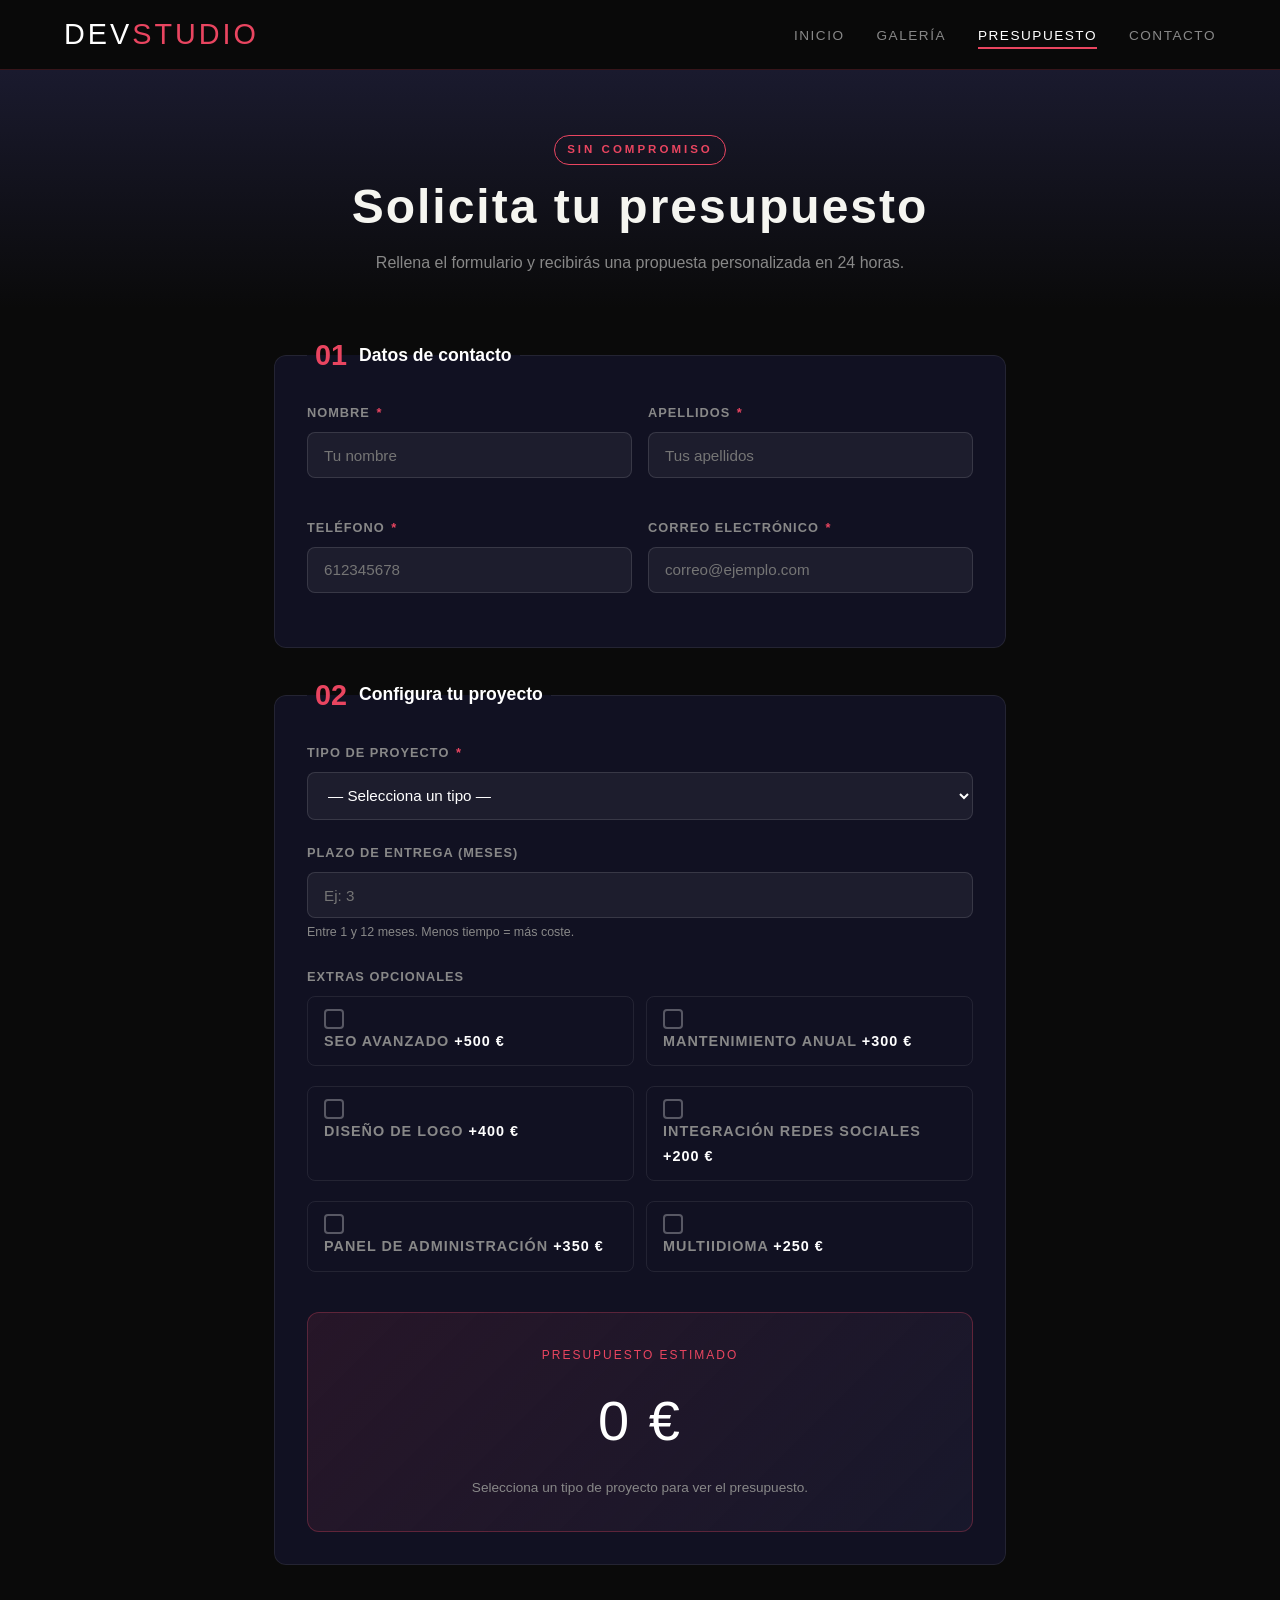
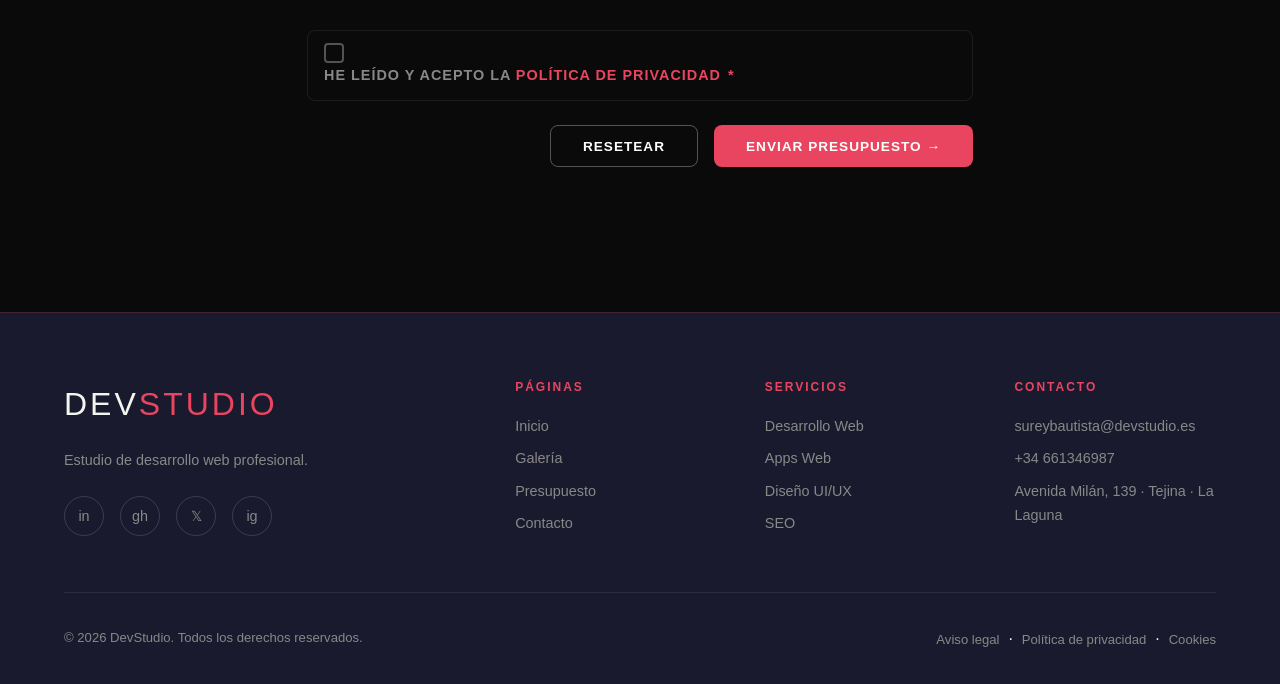
<file: views/presupuesto.html>
<!DOCTYPE html>
<html lang="es">
<head>
  <meta charset="UTF-8">
  <meta name="viewport" content="width=device-width, initial-scale=1.0">
  <title>Presupuesto — DevStudio</title>
  <link rel="stylesheet" href="../css/styles.css">
  <link rel="stylesheet" href="../css/presupuesto.css">
</head>
<body>

  <!-- NAVBAR -->
  <nav class="navbar">
    <a href="../index.html" class="navbar__logo">DEV<span>STUDIO</span></a>
    <ul class="navbar__links" id="navLinks">
      <li><a href="../index.html"    >Inicio</a></li>
      <li><a href="galeria.html"     >Galería</a></li>
      <li><a href="presupuesto.html" class="active">Presupuesto</a></li>
      <li><a href="contacto.html"    >Contacto</a></li>
    </ul>
    <button class="navbar__toggle" id="navToggle" aria-label="Abrir menú">
      <span></span><span></span><span></span>
    </button>
  </nav>

  <!-- MAIN -->
  <main>

    <section class="presupuesto-hero">
      <span class="section-tag">Sin compromiso</span>
      <h1 class="section-title">Solicita tu presupuesto</h1>
      <p>Rellena el formulario y recibirás una propuesta personalizada en 24 horas.</p>
    </section>

    <div class="presupuesto__wrapper">
      <form id="formPresupuesto" novalidate>

        <!-- PARTE 1: DATOS DE CONTACTO -->
        <fieldset class="form-section">
          <legend class="form-section__legend">
            <span class="form-section__num">01</span>
            Datos de contacto
          </legend>
          <div class="form-grid">
            <div class="form-group" id="grp-nombre">
              <label for="nombre">Nombre <span class="req">*</span></label>
              <input type="text" id="nombre" name="nombre" maxlength="15"
                     placeholder="Tu nombre" autocomplete="given-name">
              <span class="error-msg" id="err-nombre">Solo letras, máximo 15 caracteres.</span>
            </div>
            <div class="form-group" id="grp-apellidos">
              <label for="apellidos">Apellidos <span class="req">*</span></label>
              <input type="text" id="apellidos" name="apellidos" maxlength="40"
                     placeholder="Tus apellidos" autocomplete="family-name">
              <span class="error-msg" id="err-apellidos">Solo letras, máximo 40 caracteres.</span>
            </div>
            <div class="form-group" id="grp-telefono">
              <label for="telefono">Teléfono <span class="req">*</span></label>
              <input type="tel" id="telefono" name="telefono" maxlength="9"
                     placeholder="612345678" autocomplete="tel">
              <span class="error-msg" id="err-telefono">Solo números, máximo 9 dígitos.</span>
            </div>
            <div class="form-group" id="grp-email">
              <label for="email">Correo electrónico <span class="req">*</span></label>
              <input type="email" id="email" name="email"
                     placeholder="correo@ejemplo.com" autocomplete="email">
              <span class="error-msg" id="err-email">Introduce un email válido (ej: nombre@dominio.com).</span>
            </div>
          </div>
        </fieldset>

        <!-- PARTE 2: CONFIGURAR PRESUPUESTO -->
        <fieldset class="form-section">
          <legend class="form-section__legend">
            <span class="form-section__num">02</span>
            Configura tu proyecto
          </legend>

          <div class="form-group">
            <label for="producto">Tipo de proyecto <span class="req">*</span></label>
            <select id="producto" name="producto">
              <option value="">— Selecciona un tipo —</option>
              <option value="1500" data-label="Web corporativa">Web corporativa — 1.500 €</option>
              <option value="3500" data-label="Tienda online">Tienda online (E-commerce) — 3.500 €</option>
              <option value="5000" data-label="Aplicación web">Aplicación web a medida — 5.000 €</option>
              <option value="800"  data-label="Landing page">Landing page — 800 €</option>
            </select>
          </div>

          <div class="form-group">
            <label for="plazo">
              Plazo de entrega (meses)
              <span class="plazo-hint" id="plazoHint"></span>
            </label>
            <input type="number" id="plazo" name="plazo" min="1" max="12" placeholder="Ej: 3">
            <span class="form-help">Entre 1 y 12 meses. Menos tiempo = más coste.</span>
          </div>

          <div class="form-group">
            <label>Extras opcionales</label>
            <div class="extras-grid">
              <label class="extra-item">
                <input type="checkbox" name="extra" value="500" data-label="SEO avanzado">
                <span class="extra-check"></span>
                <span class="extra-label">SEO avanzado <strong>+500 €</strong></span>
              </label>
              <label class="extra-item">
                <input type="checkbox" name="extra" value="300" data-label="Mantenimiento anual">
                <span class="extra-check"></span>
                <span class="extra-label">Mantenimiento anual <strong>+300 €</strong></span>
              </label>
              <label class="extra-item">
                <input type="checkbox" name="extra" value="400" data-label="Diseño de logo">
                <span class="extra-check"></span>
                <span class="extra-label">Diseño de logo <strong>+400 €</strong></span>
              </label>
              <label class="extra-item">
                <input type="checkbox" name="extra" value="200" data-label="Integración redes sociales">
                <span class="extra-check"></span>
                <span class="extra-label">Integración redes sociales <strong>+200 €</strong></span>
              </label>
              <label class="extra-item">
                <input type="checkbox" name="extra" value="350" data-label="Panel de administración">
                <span class="extra-check"></span>
                <span class="extra-label">Panel de administración <strong>+350 €</strong></span>
              </label>
              <label class="extra-item">
                <input type="checkbox" name="extra" value="250" data-label="Multiidioma">
                <span class="extra-check"></span>
                <span class="extra-label">Multiidioma <strong>+250 €</strong></span>
              </label>
            </div>
          </div>

          <!-- Resultado del presupuesto -->
          <div class="presupuesto-resultado" id="presupuestoBox">
            <div class="presupuesto-resultado__label">Presupuesto estimado</div>
            <div class="presupuesto-resultado__precio" id="precioTotal">0 €</div>
            <div class="presupuesto-resultado__detalle" id="precioDetalle">
              Selecciona un tipo de proyecto para ver el presupuesto.
            </div>
          </div>
        </fieldset>

        <!-- PARTE 3: CONDICIONES Y ENVÍO -->
        <fieldset class="form-section form-section--footer">
          <div class="form-group form-group--check" id="grp-condiciones">
            <label class="extra-item">
              <input type="checkbox" id="condiciones" name="condiciones">
              <span class="extra-check"></span>
              <span class="extra-label">
                He leído y acepto la
                <a href="#" style="color:var(--color-accent)">política de privacidad</a>
                <span class="req">*</span>
              </span>
            </label>
            <span class="error-msg" id="err-condiciones">Debes aceptar las condiciones para continuar.</span>
          </div>
          <div class="form-actions">
            <button type="reset"  class="btn btn--outline">Resetear</button>
            <button type="submit" class="btn btn--primary">Enviar presupuesto &#8594;</button>
          </div>
        </fieldset>

      </form>

      <!-- Mensaje de éxito -->
      <div class="form-success" id="formSuccess">
        <div class="form-success__icon">&#10003;</div>
        <h2>¡Presupuesto enviado!</h2>
        <p>Nos pondremos en contacto contigo en las próximas 24 horas.</p>
        <button class="btn btn--outline" onclick="location.reload()">Nuevo presupuesto</button>
      </div>
    </div>

  </main>

  <!-- FOOTER -->
  <footer class="footer">
    <div class="footer__grid">
      <div class="footer__brand">
        <div class="footer__logo">DEV<span>STUDIO</span></div>
        <p>Estudio de desarrollo web profesional.</p>
        <div class="footer__social">
          <a href="#" aria-label="LinkedIn">in</a>
          <a href="#" aria-label="GitHub">gh</a>
          <a href="#" aria-label="Twitter">𝕏</a>
          <a href="#" aria-label="Instagram">ig</a>
        </div>
      </div>
      <div class="footer__col">
        <h4>Páginas</h4>
        <a href="../index.html">Inicio</a>
        <a href="galeria.html">Galería</a>
        <a href="presupuesto.html">Presupuesto</a>
        <a href="contacto.html">Contacto</a>
      </div>
      <div class="footer__col">
        <h4>Servicios</h4>
        <a href="#">Desarrollo Web</a>
        <a href="#">Apps Web</a>
        <a href="#">Diseño UI/UX</a>
        <a href="#">SEO</a>
      </div>
      <div class="footer__col">
        <h4>Contacto</h4>
        <a href="mailto:hola@devstudio.es">sureybautista@devstudio.es</a>
        <a href="tel:+34612345678">+34 661346987</a>
        <a href="#">Avenida Milán, 139 · Tejina · La Laguna</a>
      </div>
    </div>
    <div class="footer__bottom">
      <p>&copy; 2026 DevStudio. Todos los derechos reservados.</p>
      <div>
        <a href="#">Aviso legal</a> &nbsp;·&nbsp;
        <a href="#">Política de privacidad</a> &nbsp;·&nbsp;
        <a href="#">Cookies</a>
      </div>
    </div>
  </footer>

  <script src="https://code.jquery.com/jquery-3.7.1.min.js"></script>
  <script src="../js/nav.js"></script>
  <script src="../js/presupuesto.js"></script>

</body>
</html>
</file>
<file: css/styles.css>
/* ============================================================
   DevStudio — Estilos globales
   Corrección: layout con Flexbox para footer siempre al pie
   ============================================================ */

/* ── Variables ── */
:root {
  --color-primary:    #0A0A0A;
  --color-secondary:  #1A1A2E;
  --color-accent:     #E94560;
  --color-light:      #F5F5F0;
  --color-white:      #FFFFFF;
  --color-gray:       #888888;
  --color-card-bg:    #111122;
  --nav-height:       70px;
  --radius:           8px;
  --shadow:           0 4px 24px rgba(0,0,0,0.3);
  --transition:       all 0.3s ease;
  --font-display:     'Bebas Neue', sans-serif;
  --font-body:        'DM Sans', sans-serif;
}

@import url('https://fonts.googleapis.com/css2?family=Bebas+Neue&family=DM+Sans:wght@300;400;500;600&display=swap');

/* ── Reset ── */
*, *::before, *::after { box-sizing: border-box; margin: 0; padding: 0; }
html { scroll-behavior: smooth; }
img  { max-width: 100%; display: block; }
a    { text-decoration: none; color: inherit; }
ul   { list-style: none; }

/* ============================================================
   LAYOUT FLEXBOX — CORRECCIÓN FOOTER AL PIE
   El body ocupa siempre el 100% del viewport mínimo.
   Main crece para ocupar el espacio sobrante entre navbar y footer.
   Así el footer SIEMPRE queda al fondo aunque main esté vacío.
   ============================================================ */
body {
  font-family: var(--font-body);
  background: var(--color-primary);
  color: var(--color-light);
  line-height: 1.7;
  overflow-x: hidden;

  /* Flexbox vertical: navbar + main + footer apilados */
  display: flex;
  flex-direction: column;
  min-height: 100vh; /* ocupa siempre toda la pantalla como mínimo */
}

/* Main ocupa todo el espacio disponible entre navbar y footer */
main {
  flex: 1; /* crece para llenar el hueco */
  padding-top: var(--nav-height); /* compensar navbar fija */
}

/* ============================================================
   NAVBAR
   ============================================================ */
.navbar {
  position: fixed;
  top: 0; left: 0; right: 0;
  height: var(--nav-height);
  background: rgba(10,10,10,0.92);
  backdrop-filter: blur(12px);
  -webkit-backdrop-filter: blur(12px);
  border-bottom: 1px solid rgba(233,69,96,0.2);
  display: flex;
  align-items: center;
  justify-content: space-between;
  padding: 0 5%;
  z-index: 1000;
  transition: var(--transition);
}

.navbar__logo {
  font-family: var(--font-display);
  font-size: 1.8rem;
  letter-spacing: 3px;
  color: var(--color-white);
}
.navbar__logo span { color: var(--color-accent); }

.navbar__links {
  display: flex;
  gap: 2rem;
  align-items: center;
}
.navbar__links a {
  font-size: 0.85rem;
  font-weight: 500;
  letter-spacing: 1.5px;
  text-transform: uppercase;
  color: var(--color-gray);
  padding-bottom: 4px;
  border-bottom: 2px solid transparent;
  transition: var(--transition);
}
.navbar__links a:hover,
.navbar__links a.active {
  color: var(--color-white);
  border-bottom-color: var(--color-accent);
}

.navbar__toggle {
  display: none;
  flex-direction: column;
  gap: 5px;
  cursor: pointer;
  background: none;
  border: none;
  padding: 4px;
}
.navbar__toggle span {
  display: block; width: 24px; height: 2px;
  background: var(--color-white);
  transition: var(--transition);
}

/* ============================================================
   FOOTER — siempre al pie gracias al flex del body
   ============================================================ */
.footer {
  background: var(--color-secondary);
  border-top: 1px solid rgba(233,69,96,0.2);
  padding: 4rem 5% 2rem;
  /* NO necesita position:fixed ni absolute — el flexbox lo pone al final */
}

.footer__grid {
  display: grid;
  grid-template-columns: 2fr 1fr 1fr 1fr;
  gap: 3rem;
  margin-bottom: 3rem;
}

.footer__brand .footer__logo {
  font-family: var(--font-display);
  font-size: 2rem;
  letter-spacing: 3px;
  margin-bottom: 1rem;
}
.footer__brand .footer__logo span { color: var(--color-accent); }
.footer__brand p { color: var(--color-gray); font-size: 0.9rem; }

.footer__col h4 {
  font-size: 0.75rem;
  letter-spacing: 2px;
  text-transform: uppercase;
  color: var(--color-accent);
  margin-bottom: 1rem;
}
.footer__col a {
  display: block;
  color: var(--color-gray);
  font-size: 0.9rem;
  margin-bottom: 0.5rem;
  transition: var(--transition);
}
.footer__col a:hover { color: var(--color-white); padding-left: 4px; }

.footer__social {
  display: flex;
  gap: 1rem;
  margin-top: 1.5rem;
}
.footer__social a {
  width: 40px; height: 40px;
  border: 1px solid rgba(255,255,255,0.15);
  border-radius: 50%;
  display: flex;
  align-items: center;
  justify-content: center;
  font-size: 0.9rem;
  transition: var(--transition);
  color: var(--color-gray);
}
.footer__social a:hover {
  background: var(--color-accent);
  border-color: var(--color-accent);
  color: var(--color-white);
  transform: translateY(-2px);
}

.footer__bottom {
  border-top: 1px solid rgba(255,255,255,0.08);
  padding-top: 2rem;
  display: flex;
  justify-content: space-between;
  align-items: center;
  flex-wrap: wrap;
  gap: 1rem;
}
.footer__bottom p, .footer__bottom a {
  color: var(--color-gray);
  font-size: 0.82rem;
}
.footer__bottom a:hover { color: var(--color-accent); }

/* ============================================================
   COMPONENTES REUTILIZABLES
   ============================================================ */
.btn {
  display: inline-flex;
  align-items: center;
  gap: 0.5rem;
  padding: 0.8rem 2rem;
  border: none;
  border-radius: var(--radius);
  font-family: var(--font-body);
  font-size: 0.85rem;
  font-weight: 600;
  letter-spacing: 1px;
  text-transform: uppercase;
  cursor: pointer;
  transition: var(--transition);
}
.btn--primary { background: var(--color-accent); color: var(--color-white); }
.btn--primary:hover {
  background: #c73652;
  transform: translateY(-2px);
  box-shadow: 0 8px 24px rgba(233,69,96,0.3);
}
.btn--outline {
  background: transparent;
  color: var(--color-white);
  border: 1px solid rgba(255,255,255,0.3);
}
.btn--outline:hover { border-color: var(--color-accent); color: var(--color-accent); }

.section-tag {
  display: inline-block;
  font-size: 0.72rem;
  font-weight: 600;
  letter-spacing: 3px;
  text-transform: uppercase;
  color: var(--color-accent);
  border: 1px solid var(--color-accent);
  padding: 4px 12px;
  border-radius: 20px;
  margin-bottom: 1rem;
}

.section-title {
  font-family: var(--font-display);
  font-size: clamp(2rem, 4vw, 3rem);
  letter-spacing: 2px;
  line-height: 1.1;
  margin-bottom: 1rem;
}

.card {
  background: var(--color-card-bg);
  border: 1px solid rgba(255,255,255,0.07);
  border-radius: var(--radius);
  overflow: hidden;
  transition: var(--transition);
}
.card:hover {
  border-color: rgba(233,69,96,0.4);
  transform: translateY(-4px);
  box-shadow: var(--shadow);
}

.form-group { margin-bottom: 1.4rem; }
.form-group label {
  display: block;
  font-size: 0.8rem;
  font-weight: 600;
  letter-spacing: 1px;
  text-transform: uppercase;
  color: var(--color-gray);
  margin-bottom: 0.5rem;
}
.form-group input,
.form-group select,
.form-group textarea {
  width: 100%;
  background: rgba(255,255,255,0.05);
  border: 1px solid rgba(255,255,255,0.12);
  border-radius: var(--radius);
  padding: 0.85rem 1rem;
  color: var(--color-white);
  font-family: var(--font-body);
  font-size: 0.95rem;
  transition: var(--transition);
  outline: none;
}
.form-group input:focus,
.form-group select:focus,
.form-group textarea:focus {
  border-color: var(--color-accent);
  background: rgba(233,69,96,0.05);
}
.form-group .error-msg {
  display: none;
  color: var(--color-accent);
  font-size: 0.8rem;
  margin-top: 4px;
}
.form-group.error input,
.form-group.error select { border-color: var(--color-accent); }
.form-group.error .error-msg { display: block; }
.form-group.ok input,
.form-group.ok select { border-color: #22c55e; }

/* ============================================================
   RESPONSIVE
   ============================================================ */
@media (max-width: 768px) {
  .navbar__links {
    display: none;
    position: absolute;
    top: var(--nav-height);
    left: 0; right: 0;
    background: rgba(10,10,10,0.97);
    flex-direction: column;
    padding: 2rem;
    gap: 1.5rem;
    border-bottom: 1px solid rgba(233,69,96,0.2);
  }
  .navbar__links.open { display: flex; }
  .navbar__toggle { display: flex; }
  .footer__grid { grid-template-columns: 1fr 1fr; }
  .footer__bottom { flex-direction: column; text-align: center; }
}
@media (max-width: 480px) {
  .footer__grid { grid-template-columns: 1fr; }
}
</file>
<file: css/presupuesto.css>
/* ============================================================
   presupuesto.css
   ============================================================ */

.presupuesto-hero {
  text-align: center;
  padding: 4rem 5% 2rem;
  background: linear-gradient(180deg, var(--color-secondary) 0%, var(--color-primary) 100%);
}
.presupuesto-hero p { color: var(--color-gray); margin-top: 0.75rem; }

.presupuesto__wrapper {
  max-width: 860px;
  margin: 0 auto;
  padding: 2rem 5% 5rem;
}

.form-section {
  border: 1px solid rgba(255,255,255,0.08);
  border-radius: 12px;
  padding: 2rem;
  margin-bottom: 2rem;
  background: var(--color-card-bg);
}
.form-section__legend {
  display: flex;
  align-items: center;
  gap: 0.75rem;
  font-size: 1.1rem;
  font-weight: 600;
  color: var(--color-white);
  padding: 0 0.5rem;
}
.form-section__num {
  font-family: var(--font-display);
  font-size: 1.8rem;
  color: var(--color-accent);
  line-height: 1;
}

.form-grid {
  display: grid;
  grid-template-columns: 1fr 1fr;
  gap: 1rem;
}

.req { color: var(--color-accent); margin-left: 2px; }
.form-help { font-size: 0.78rem; color: var(--color-gray); margin-top: 4px; display: block; }

.extras-grid {
  display: grid;
  grid-template-columns: repeat(auto-fill, minmax(240px, 1fr));
  gap: 0.75rem;
  margin-top: 0.5rem;
}
.extra-item {
  display: flex;
  align-items: center;
  gap: 0.75rem;
  cursor: pointer;
  padding: 0.75rem 1rem;
  border: 1px solid rgba(255,255,255,0.08);
  border-radius: var(--radius);
  transition: var(--transition);
}
.extra-item:hover { border-color: var(--color-accent); }
.extra-item input[type="checkbox"] { display: none; }
.extra-check {
  width: 20px; height: 20px; min-width: 20px;
  border: 2px solid rgba(255,255,255,0.3);
  border-radius: 4px;
  display: flex;
  align-items: center;
  justify-content: center;
  transition: var(--transition);
}
.extra-item input:checked ~ .extra-check {
  background: var(--color-accent);
  border-color: var(--color-accent);
}
.extra-item input:checked ~ .extra-check::after {
  content: '✓';
  color: white;
  font-size: 0.75rem;
}
.extra-label { font-size: 0.9rem; color: var(--color-gray); }
.extra-label strong { color: var(--color-white); }

.presupuesto-resultado {
  margin-top: 2rem;
  background: linear-gradient(135deg, rgba(233,69,96,0.1), rgba(26,26,46,0.8));
  border: 1px solid rgba(233,69,96,0.3);
  border-radius: 12px;
  padding: 2rem;
  text-align: center;
}
.presupuesto-resultado__label {
  font-size: 0.75rem;
  letter-spacing: 2px;
  text-transform: uppercase;
  color: var(--color-accent);
  margin-bottom: 0.5rem;
}
.presupuesto-resultado__precio {
  font-family: var(--font-display);
  font-size: 3.5rem;
  color: var(--color-white);
  letter-spacing: 2px;
  transition: var(--transition);
}
.presupuesto-resultado__detalle {
  color: var(--color-gray);
  font-size: 0.85rem;
  margin-top: 0.5rem;
}

.plazo-hint { font-size: 0.8rem; color: var(--color-accent); margin-left: 0.5rem; font-weight: 600; }

.form-section--footer { background: transparent; border-color: transparent; }
.form-actions {
  display: flex;
  gap: 1rem;
  justify-content: flex-end;
  margin-top: 1.5rem;
  flex-wrap: wrap;
}

.form-success {
  display: none;
  text-align: center;
  padding: 4rem 2rem;
  background: var(--color-card-bg);
  border: 1px solid rgba(34,197,94,0.3);
  border-radius: 12px;
}
.form-success__icon {
  width: 64px; height: 64px;
  background: #22c55e;
  border-radius: 50%;
  display: flex;
  align-items: center;
  justify-content: center;
  font-size: 2rem;
  color: white;
  margin: 0 auto 1.5rem;
}
.form-success h2 { font-size: 1.8rem; margin-bottom: 0.75rem; }
.form-success p  { color: var(--color-gray); margin-bottom: 2rem; }

@media (max-width: 600px) {
  .form-grid { grid-template-columns: 1fr; }
  .form-actions { flex-direction: column; }
  .form-actions .btn { width: 100%; justify-content: center; }
}
</file>
